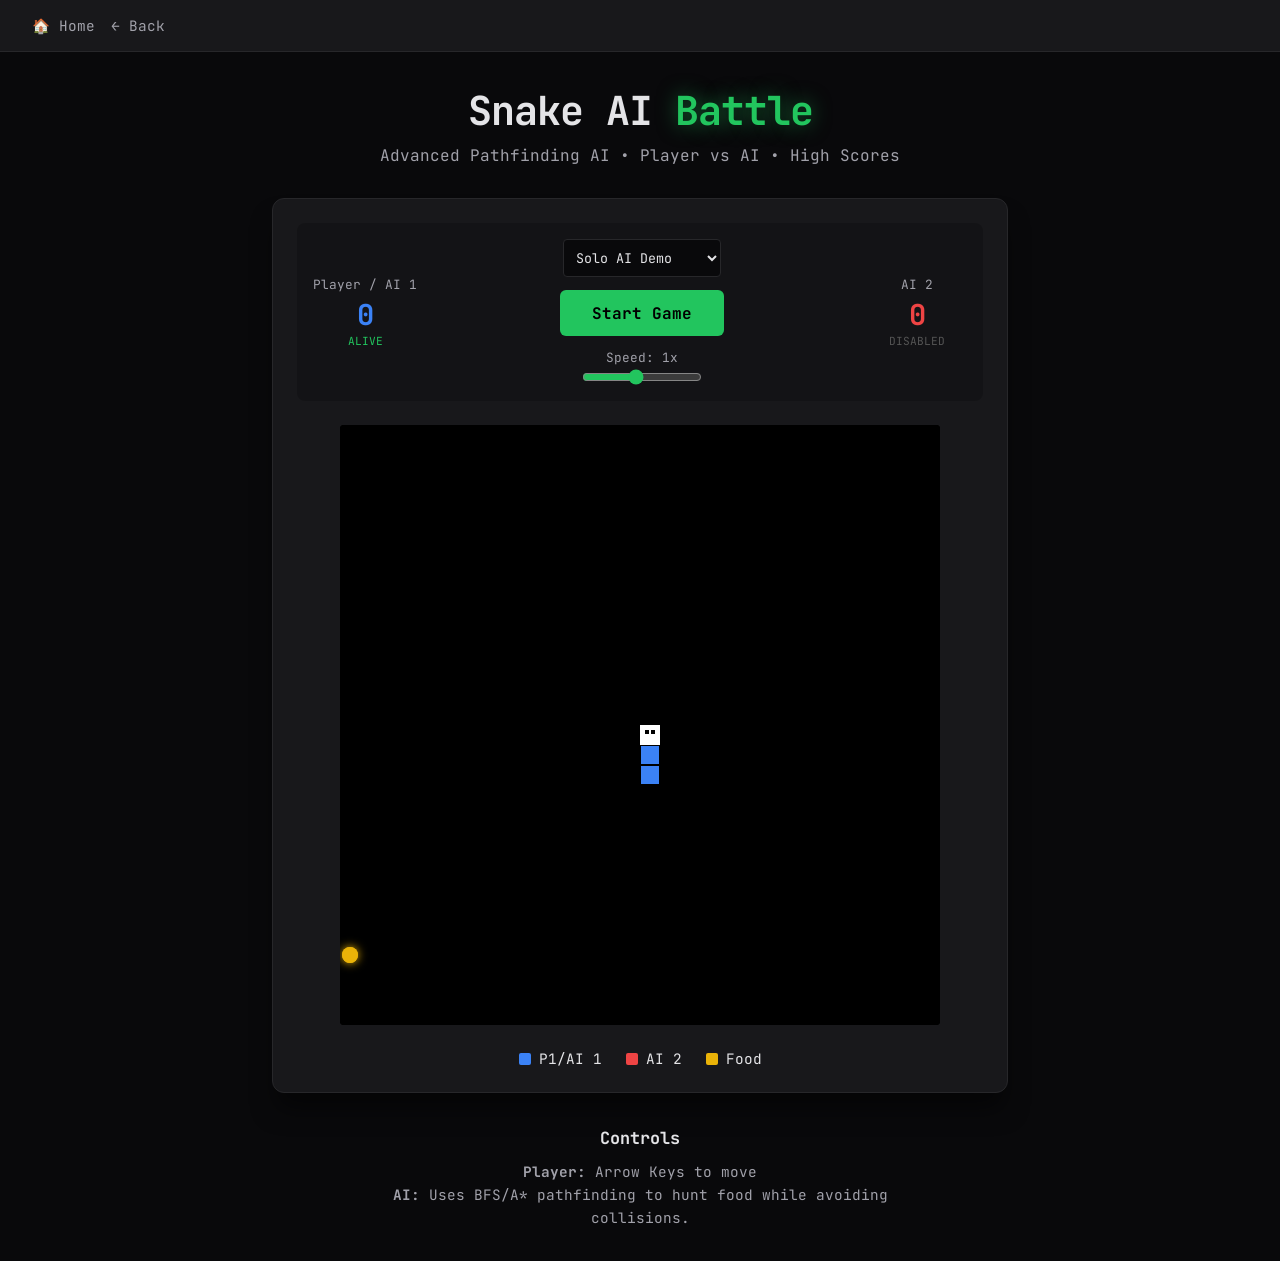
<file: public/justhtml/snake-ai/index.html>
<!DOCTYPE html>
<html lang="en">
<head>
    <meta charset="UTF-8">
    <meta name="viewport" content="width=device-width, initial-scale=1.0">
    <title>Snake AI Battle</title>
    <link rel="stylesheet" href="style.css">
    <link href="https://fonts.googleapis.com/css2?family=JetBrains+Mono:wght@400;700&display=swap" rel="stylesheet">
</head>
<body>
    <nav class="nav-bar">
        <a href="/" class="nav-btn">🏠 Home</a>
        <a href="/myapps" class="nav-btn">← Back</a>
    </nav>

    <div class="container">
        <header>
            <h1>Snake AI <span class="accent">Battle</span></h1>
            <p>Advanced Pathfinding AI • Player vs AI • High Scores</p>
        </header>

        <div class="game-wrapper">
            <div class="game-info">
                <div class="score-card p1">
                    <div class="label">Player / AI 1</div>
                    <div class="score" id="score1">0</div>
                    <div class="status" id="status1">Alive</div>
                </div>
                
                <div class="controls-info">
                    <div class="mode-select">
                        <select id="gameMode">
                            <option value="solo">Solo AI Demo</option>
                            <option value="pva">Player vs AI</option>
                            <option value="ava">AI vs AI Battle</option>
                        </select>
                    </div>
                    <button id="startBtn" class="primary-btn">Start Game</button>
                    <div class="speed-control">
                        <label>Speed: <span id="speedVal">1x</span></label>
                        <input type="range" id="speedRange" min="1" max="10" value="5">
                    </div>
                </div>

                <div class="score-card p2">
                    <div class="label">AI 2</div>
                    <div class="score" id="score2">0</div>
                    <div class="status" id="status2">Waiting</div>
                </div>
            </div>

            <canvas id="gameCanvas" width="600" height="600"></canvas>
            
            <div class="legend">
                <div class="item"><span class="color-box p1-color"></span> P1/AI 1</div>
                <div class="item"><span class="color-box p2-color"></span> AI 2</div>
                <div class="item"><span class="color-box food-color"></span> Food</div>
            </div>
        </div>
        
        <div class="how-to">
            <h3>Controls</h3>
            <p><strong>Player:</strong> Arrow Keys to move</p>
            <p><strong>AI:</strong> Uses BFS/A* pathfinding to hunt food while avoiding collisions.</p>
        </div>
    </div>

    <script src="script.js"></script>
</body>
</html>
</file>
<file: public/justhtml/snake-ai/style.css>
:root {
    --bg-color: #09090b;
    --card-bg: #18181b;
    --text-main: #e4e4e7;
    --text-muted: #a1a1aa;
    --accent: #22c55e; /* Green */
    --accent-glow: rgba(34, 197, 94, 0.5);
    --p1-color: #3b82f6; /* Blue */
    --p2-color: #ef4444; /* Red */
    --food-color: #eab308; /* Yellow */
    --border: #27272a;
}

* {
    box-sizing: border-box;
    margin: 0;
    padding: 0;
}

body {
    background-color: var(--bg-color);
    color: var(--text-main);
    font-family: 'JetBrains Mono', monospace;
    min-height: 100vh;
    display: flex;
    flex-direction: column;
    align-items: center;
}

.nav-bar {
    width: 100%;
    padding: 1rem 2rem;
    display: flex;
    gap: 1rem;
    background: var(--card-bg);
    border-bottom: 1px solid var(--border);
}

.nav-btn {
    color: var(--text-muted);
    text-decoration: none;
    font-size: 0.9rem;
    transition: color 0.2s;
}

.nav-btn:hover {
    color: var(--text-main);
}

.container {
    max-width: 800px;
    width: 100%;
    padding: 2rem;
    display: flex;
    flex-direction: column;
    align-items: center;
    gap: 2rem;
}

header {
    text-align: center;
}

h1 {
    font-size: 2.5rem;
    margin-bottom: 0.5rem;
    letter-spacing: -1px;
}

.accent {
    color: var(--accent);
    text-shadow: 0 0 20px var(--accent-glow);
}

header p {
    color: var(--text-muted);
}

.game-wrapper {
    background: var(--card-bg);
    padding: 1.5rem;
    border-radius: 12px;
    border: 1px solid var(--border);
    box-shadow: 0 20px 25px -5px rgba(0, 0, 0, 0.5);
    width: 100%;
    display: flex;
    flex-direction: column;
    align-items: center;
    gap: 1.5rem;
}

.game-info {
    width: 100%;
    display: flex;
    justify-content: space-between;
    align-items: center;
    background: rgba(0,0,0,0.2);
    padding: 1rem;
    border-radius: 8px;
}

.score-card {
    text-align: center;
    min-width: 100px;
}

.score-card.p1 .score { color: var(--p1-color); }
.score-card.p2 .score { color: var(--p2-color); }

.label {
    font-size: 0.8rem;
    color: var(--text-muted);
    margin-bottom: 0.2rem;
}

.score {
    font-size: 1.8rem;
    font-weight: bold;
}

.status {
    font-size: 0.7rem;
    text-transform: uppercase;
}

.controls-info {
    display: flex;
    flex-direction: column;
    align-items: center;
    gap: 0.8rem;
}

.primary-btn {
    background: var(--accent);
    color: #000;
    border: none;
    padding: 0.8rem 2rem;
    font-size: 1rem;
    font-weight: bold;
    border-radius: 6px;
    cursor: pointer;
    font-family: inherit;
    transition: transform 0.1s, box-shadow 0.2s;
}

.primary-btn:hover {
    transform: translateY(-2px);
    box-shadow: 0 4px 12px var(--accent-glow);
}

.primary-btn:active {
    transform: translateY(0);
}

select {
    background: var(--bg-color);
    color: var(--text-main);
    border: 1px solid var(--border);
    padding: 0.5rem;
    border-radius: 4px;
    font-family: inherit;
    cursor: pointer;
}

.speed-control {
    display: flex;
    flex-direction: column;
    align-items: center;
    gap: 0.2rem;
    font-size: 0.8rem;
    color: var(--text-muted);
}

input[type="range"] {
    width: 120px;
    accent-color: var(--accent);
}

canvas {
    background: #000;
    border-radius: 4px;
    box-shadow: inset 0 0 20px rgba(0,0,0,0.8);
    image-rendering: pixelated;
    max-width: 100%;
    height: auto;
}

.legend {
    display: flex;
    gap: 1.5rem;
    font-size: 0.9rem;
}

.item {
    display: flex;
    align-items: center;
    gap: 0.5rem;
}

.color-box {
    width: 12px;
    height: 12px;
    border-radius: 2px;
}

.p1-color { background: var(--p1-color); }
.p2-color { background: var(--p2-color); }
.food-color { background: var(--food-color); }

.how-to {
    color: var(--text-muted);
    font-size: 0.9rem;
    text-align: center;
    line-height: 1.6;
    max-width: 600px;
}

h3 {
    color: var(--text-main);
    margin-bottom: 0.5rem;
}

@media (max-width: 650px) {
    .game-info {
        flex-direction: column;
        gap: 1rem;
    }
    
    h1 { font-size: 1.8rem; }
}
</file>
